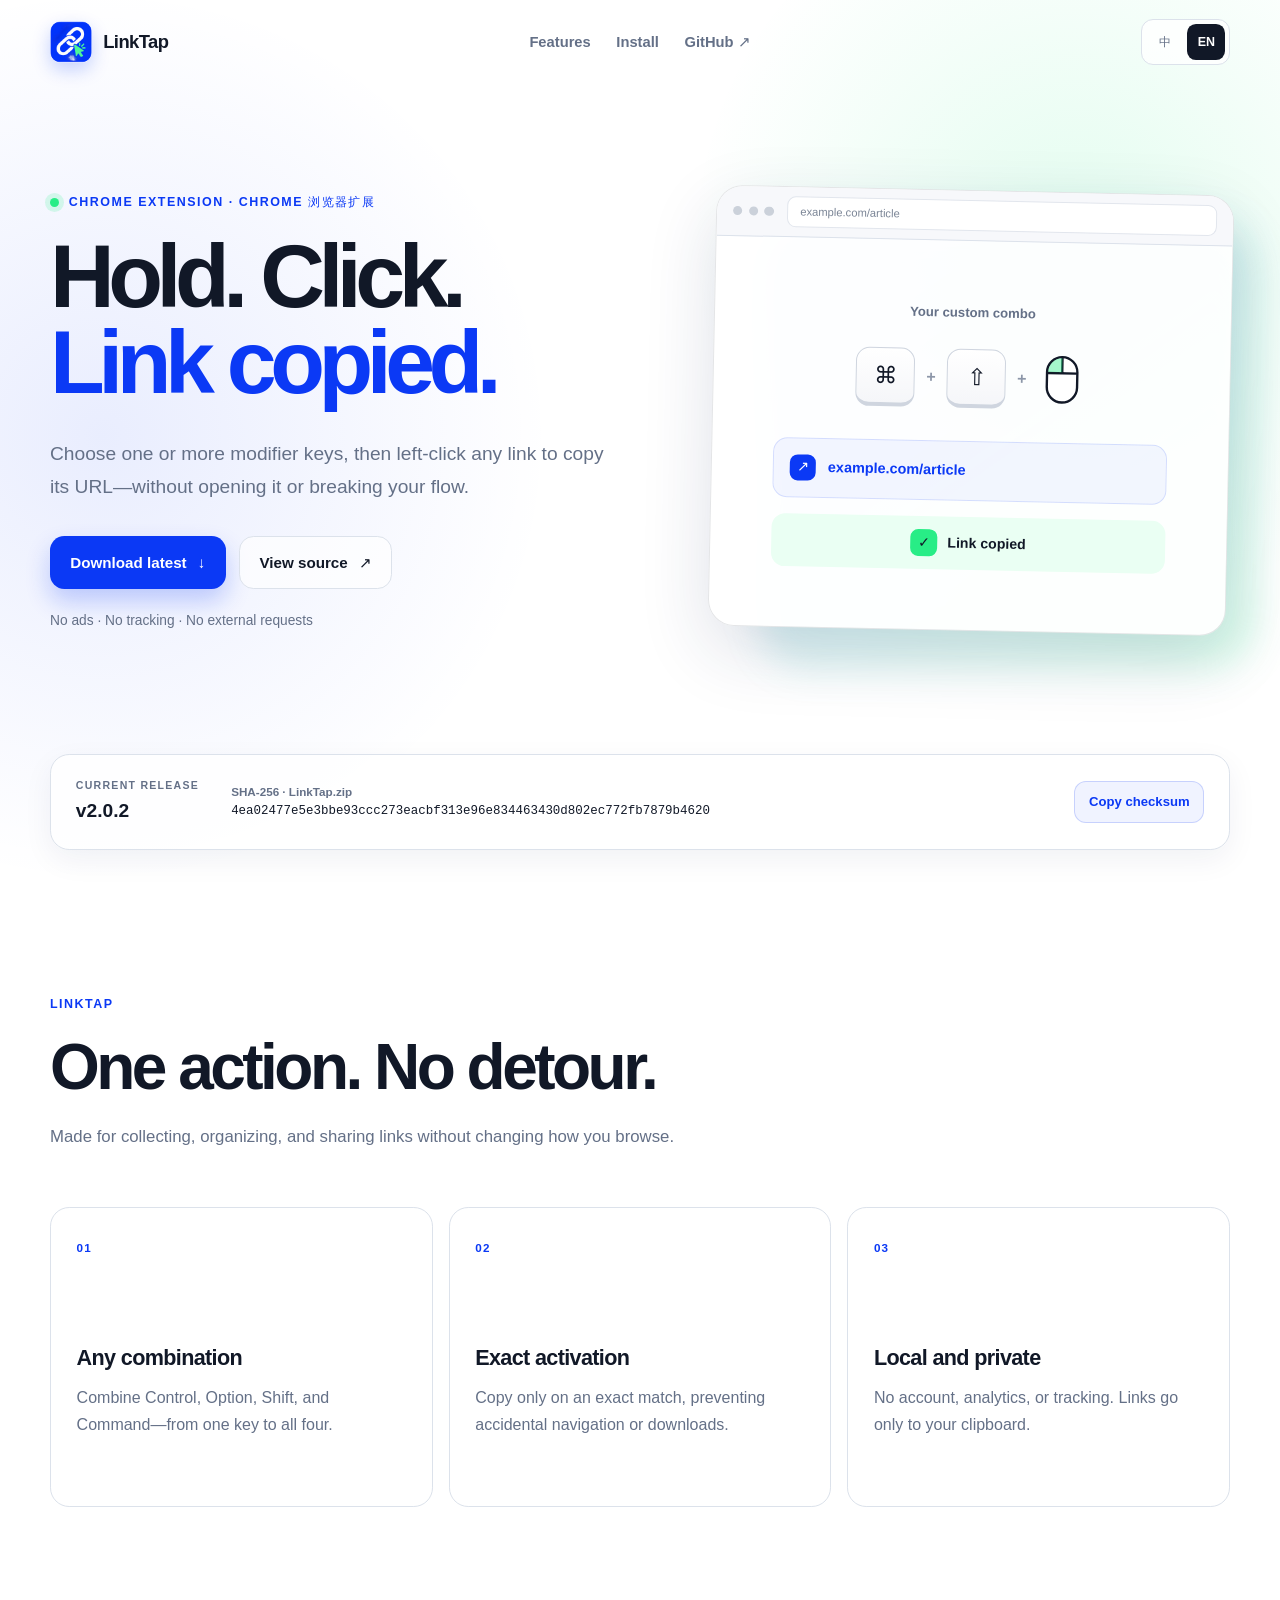
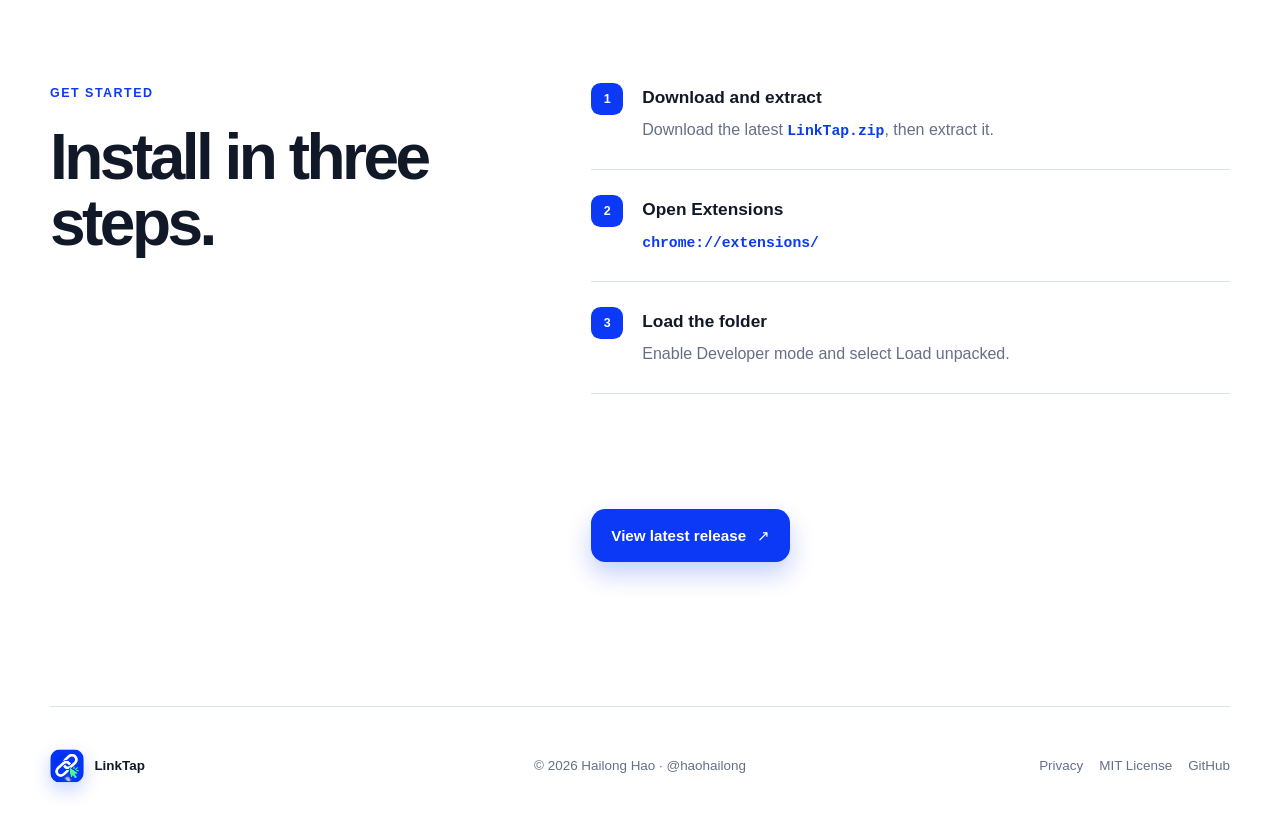
<file: docs/index.html>
<!doctype html>
<html lang="en">
  <head>
    <meta charset="utf-8">
    <meta name="viewport" content="width=device-width, initial-scale=1">
    <meta name="theme-color" content="#0b39f5">
    <meta name="description" content="LinkTap is a private Chrome extension that copies a link URL when you modifier-click it.">
    <title>LinkTap — Chrome Extension</title>
    <link rel="icon" href="assets/icon128.png">
    <link rel="stylesheet" href="styles.css">
    <script src="app.js" defer></script>
  </head>
  <body data-language="en">
    <a class="skip-link" href="#main">
      <span class="lang lang-zh">跳到主要内容</span>
      <span class="lang lang-en">Skip to content</span>
    </a>

    <header class="site-header">
      <a class="brand" href="#top" aria-label="LinkTap home">
        <img src="assets/icon128.png" width="42" height="42" alt="">
        <span>LinkTap</span>
      </a>

      <nav class="nav-links" aria-label="Primary navigation">
        <a href="#features">
          <span class="lang lang-zh">功能</span>
          <span class="lang lang-en">Features</span>
        </a>
        <a href="#install">
          <span class="lang lang-zh">安装</span>
          <span class="lang lang-en">Install</span>
        </a>
        <a href="https://github.com/haohailong/LinkTap">
          GitHub <span aria-hidden="true">↗</span>
        </a>
      </nav>

      <div class="language-switch" role="group" aria-label="Language">
        <button type="button" data-set-language="zh" aria-pressed="false">中</button>
        <button type="button" data-set-language="en" aria-pressed="true">EN</button>
      </div>
    </header>

    <main id="main">
      <section class="hero" id="top">
        <div class="hero-copy">
          <p class="eyebrow">
            <span class="status-dot" aria-hidden="true"></span>
            Chrome Extension · Chrome 浏览器扩展
          </p>

          <h1>
            <span class="lang lang-zh">按住。点击。<br><em>链接已复制。</em></span>
            <span class="lang lang-en">Hold. Click.<br><em>Link copied.</em></span>
          </h1>

          <p class="hero-description lang lang-zh">
            自定义一个或多个修饰键，左键点击任意链接即可复制 URL，不打开页面，也不打断当前工作。
          </p>
          <p class="hero-description lang lang-en">
            Choose one or more modifier keys, then left-click any link to copy its URL—without opening it or breaking your flow.
          </p>

          <div class="hero-actions">
            <a class="button button-primary" href="https://github.com/haohailong/LinkTap/releases/latest/download/LinkTap.zip">
              <span class="lang lang-zh">下载最新版</span>
              <span class="lang lang-en">Download latest</span>
              <span aria-hidden="true">↓</span>
            </a>
            <a class="button button-secondary" href="https://github.com/haohailong/LinkTap">
              <span class="lang lang-zh">查看源码</span>
              <span class="lang lang-en">View source</span>
              <span aria-hidden="true">↗</span>
            </a>
          </div>

          <p class="trust-line">
            <span class="lang lang-zh">无广告 · 无追踪 · 无外部网络请求</span>
            <span class="lang lang-en">No ads · No tracking · No external requests</span>
          </p>
        </div>

        <div class="demo-card" aria-label="LinkTap shortcut demonstration">
          <div class="demo-window">
            <div class="window-bar" aria-hidden="true">
              <span></span><span></span><span></span>
              <div class="address-bar">example.com/article</div>
            </div>
            <div class="demo-content">
              <div class="demo-label">
                <span class="lang lang-zh">你的自定义组合</span>
                <span class="lang lang-en">Your custom combo</span>
              </div>
              <div class="key-row" aria-label="Command Shift click">
                <kbd>⌘</kbd>
                <span>+</span>
                <kbd>⇧</kbd>
                <span>+</span>
                <span class="mouse">
                  <svg viewBox="0 0 34 46" aria-hidden="true">
                    <path d="M17 2C9.3 2 3 8.3 3 16v14c0 7.7 6.3 14 14 14s14-6.3 14-14V16C31 8.3 24.7 2 17 2Z"></path>
                    <path d="M17 3v13M4 17h26"></path>
                    <path class="mouse-click" d="M17 3v13H4c0-7.2 5.8-13 13-13Z"></path>
                  </svg>
                </span>
              </div>
              <div class="link-preview">
                <span class="link-icon" aria-hidden="true">↗</span>
                <span>example.com/article</span>
              </div>
              <div class="success-message">
                <span class="check" aria-hidden="true">✓</span>
                <span class="lang lang-zh">链接已复制</span>
                <span class="lang lang-en">Link copied</span>
              </div>
            </div>
          </div>
        </div>
      </section>

      <section class="release-strip" aria-labelledby="release-title">
        <div>
          <p class="section-kicker" id="release-title">
            <span class="lang lang-zh">当前版本</span>
            <span class="lang lang-en">Current release</span>
          </p>
          <strong id="release-version">v2.0.2</strong>
        </div>
        <div class="checksum">
          <span>SHA-256 · LinkTap.zip</span>
          <!-- release-sha256:start -->
          <code id="checksum-value">4ea02477e5e3bbe93ccc273eacbf313e96e834463430d802ec772fb7879b4620</code>
          <!-- release-sha256:end -->
        </div>
        <button class="copy-button" type="button" data-copy-checksum>
          <span class="lang lang-zh">复制校验值</span>
          <span class="lang lang-en">Copy checksum</span>
        </button>
        <p class="copy-status" role="status" aria-live="polite"></p>
      </section>

      <section class="section" id="features">
        <div class="section-heading">
          <p class="section-kicker">LinkTap</p>
          <h2 class="lang lang-zh">一个动作，省去绕路。</h2>
          <h2 class="lang lang-en">One action. No detour.</h2>
          <p class="lang lang-zh">为频繁收集、整理和分享链接而设计，简单到不需要改变习惯。</p>
          <p class="lang lang-en">Made for collecting, organizing, and sharing links without changing how you browse.</p>
        </div>

        <div class="feature-grid">
          <article>
            <span class="feature-number">01</span>
            <h3 class="lang lang-zh">任意组合</h3>
            <h3 class="lang lang-en">Any combination</h3>
            <p class="lang lang-zh">自由组合 Control、Option、Shift 和 Command，单键或四键都可以。</p>
            <p class="lang lang-en">Combine Control, Option, Shift, and Command—from one key to all four.</p>
          </article>
          <article>
            <span class="feature-number">02</span>
            <h3 class="lang lang-zh">精确触发</h3>
            <h3 class="lang lang-en">Exact activation</h3>
            <p class="lang lang-zh">只在组合完全匹配时复制，避免误触、跳转或意外下载。</p>
            <p class="lang lang-en">Copy only on an exact match, preventing accidental navigation or downloads.</p>
          </article>
          <article>
            <span class="feature-number">03</span>
            <h3 class="lang lang-zh">本地且私密</h3>
            <h3 class="lang lang-en">Local and private</h3>
            <p class="lang lang-zh">没有账号、分析或追踪；链接只会写入你自己的剪贴板。</p>
            <p class="lang lang-en">No account, analytics, or tracking. Links go only to your clipboard.</p>
          </article>
        </div>
      </section>

      <section class="section install-section" id="install">
        <div class="section-heading">
          <p class="section-kicker">
            <span class="lang lang-zh">开始使用</span>
            <span class="lang lang-en">Get started</span>
          </p>
          <h2 class="lang lang-zh">三步安装。</h2>
          <h2 class="lang lang-en">Install in three steps.</h2>
        </div>

        <ol class="install-steps">
          <li>
            <span class="step-number">1</span>
            <div>
              <h3 class="lang lang-zh">下载并解压</h3>
              <h3 class="lang lang-en">Download and extract</h3>
              <p class="lang lang-zh">下载最新的 <code>LinkTap.zip</code>，然后将它解压。</p>
              <p class="lang lang-en">Download the latest <code>LinkTap.zip</code>, then extract it.</p>
            </div>
          </li>
          <li>
            <span class="step-number">2</span>
            <div>
              <h3 class="lang lang-zh">打开扩展程序页面</h3>
              <h3 class="lang lang-en">Open Extensions</h3>
              <p><code>chrome://extensions/</code></p>
            </div>
          </li>
          <li>
            <span class="step-number">3</span>
            <div>
              <h3 class="lang lang-zh">加载文件夹</h3>
              <h3 class="lang lang-en">Load the folder</h3>
              <p class="lang lang-zh">开启“开发者模式”，点击“加载已解压的扩展程序”。</p>
              <p class="lang lang-en">Enable Developer mode and select Load unpacked.</p>
            </div>
          </li>
        </ol>

        <a class="button button-primary install-button" href="https://github.com/haohailong/LinkTap/releases/latest">
          <span class="lang lang-zh">查看最新 Release</span>
          <span class="lang lang-en">View latest release</span>
          <span aria-hidden="true">↗</span>
        </a>
      </section>
    </main>

    <footer>
      <div class="footer-brand">
        <img src="assets/icon128.png" width="34" height="34" alt="">
        <strong>LinkTap</strong>
      </div>
      <p>© 2026 <a href="https://github.com/haohailong">Hailong Hao · @haohailong</a></p>
      <div class="footer-links">
        <a href="https://github.com/haohailong/LinkTap/blob/main/PRIVACY.md">
          <span class="lang lang-zh">隐私</span><span class="lang lang-en">Privacy</span>
        </a>
        <a href="https://github.com/haohailong/LinkTap/blob/main/LICENSE">MIT License</a>
        <a href="https://github.com/haohailong/LinkTap">GitHub</a>
      </div>
    </footer>
  </body>
</html>
</file>
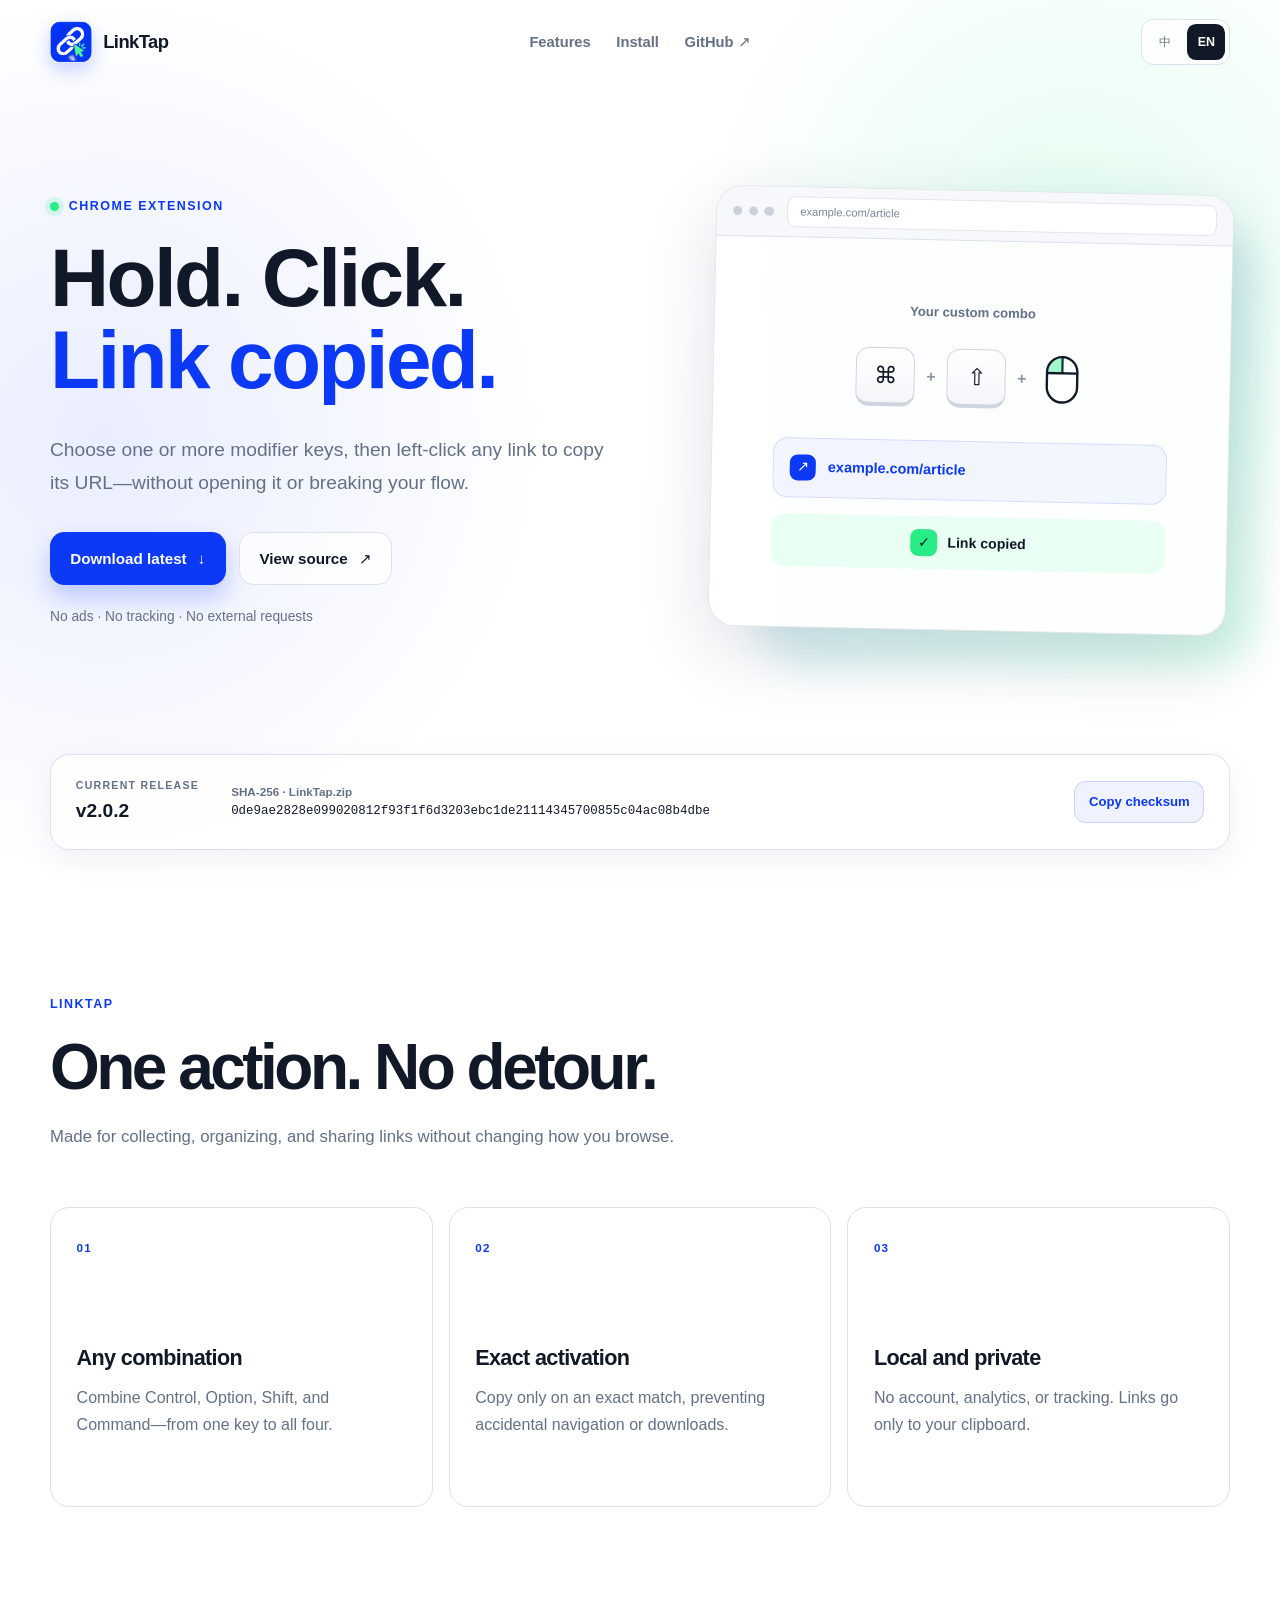
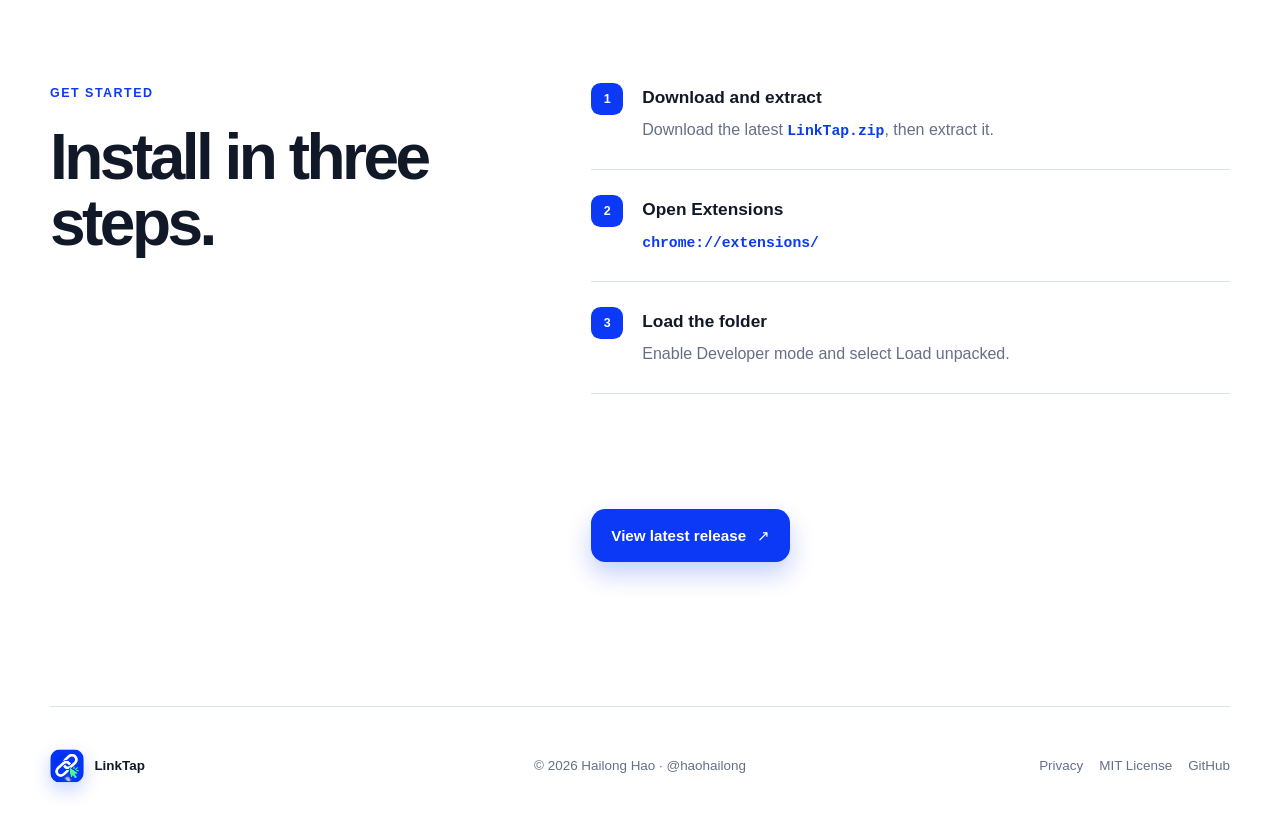
<file: out/index.html>
<!doctype html>
<html lang="en">
  <head>
    <meta charset="utf-8">
    <meta name="viewport" content="width=device-width, initial-scale=1">
    <meta name="theme-color" content="#0b39f5">
    <meta name="description" content="LinkTap is a private Chrome extension that copies a link URL when you modifier-click it.">
    <title>LinkTap — Chrome Extension</title>
    <link rel="icon" href="assets/icon128.png">
    <link rel="stylesheet" href="styles.css?v=3">
    <script src="app.js" defer></script>
  </head>
  <body data-language="en">
    <a class="skip-link" href="#main">
      <span class="lang lang-zh">跳到主要内容</span>
      <span class="lang lang-en">Skip to content</span>
    </a>

    <header class="site-header">
      <a class="brand" href="#top" aria-label="LinkTap home">
        <img src="assets/icon128.png" width="42" height="42" alt="">
        <span>LinkTap</span>
      </a>

      <nav class="nav-links" aria-label="Primary navigation">
        <a href="#features">
          <span class="lang lang-zh">功能</span>
          <span class="lang lang-en">Features</span>
        </a>
        <a href="#install">
          <span class="lang lang-zh">安装</span>
          <span class="lang lang-en">Install</span>
        </a>
        <a href="https://github.com/haohailong/LinkTap">
          GitHub <span aria-hidden="true">↗</span>
        </a>
      </nav>

      <div class="language-switch" role="group" aria-label="Language">
        <button type="button" data-set-language="zh" aria-pressed="false">中</button>
        <button type="button" data-set-language="en" aria-pressed="true">EN</button>
      </div>
    </header>

    <main id="main">
      <section class="hero" id="top">
        <div class="hero-copy">
          <p class="eyebrow">
            <span class="status-dot" aria-hidden="true"></span>
            Chrome Extension
          </p>

          <h1>
            <span class="lang lang-zh hero-title hero-title-zh">
              <span class="title-line">按住，点击，</span>
              <em class="title-line">链接已复制。</em>
            </span>
            <span class="lang lang-en hero-title hero-title-en">
              <span class="title-line">Hold. Click.</span>
              <em class="title-line">Link copied.</em>
            </span>
          </h1>

          <p class="hero-description lang lang-zh">
            自定义一个或多个修饰键，左键点击任意链接即可复制 URL，不打开页面，也不打断当前工作。
          </p>
          <p class="hero-description lang lang-en">
            Choose one or more modifier keys, then left-click any link to copy its URL—without opening it or breaking your flow.
          </p>

          <div class="hero-actions">
            <a class="button button-primary" href="https://github.com/haohailong/LinkTap/releases/latest/download/LinkTap.zip">
              <span class="lang lang-zh">下载最新版</span>
              <span class="lang lang-en">Download latest</span>
              <span aria-hidden="true">↓</span>
            </a>
            <a class="button button-secondary" href="https://github.com/haohailong/LinkTap">
              <span class="lang lang-zh">查看源码</span>
              <span class="lang lang-en">View source</span>
              <span aria-hidden="true">↗</span>
            </a>
          </div>

          <p class="trust-line">
            <span class="lang lang-zh">无广告 · 无追踪 · 无外部网络请求</span>
            <span class="lang lang-en">No ads · No tracking · No external requests</span>
          </p>
        </div>

        <div class="demo-card" aria-label="LinkTap shortcut demonstration">
          <div class="demo-window">
            <div class="window-bar" aria-hidden="true">
              <span></span><span></span><span></span>
              <div class="address-bar">example.com/article</div>
            </div>
            <div class="demo-content">
              <div class="demo-label">
                <span class="lang lang-zh">你的自定义组合</span>
                <span class="lang lang-en">Your custom combo</span>
              </div>
              <div class="key-row" aria-label="Command Shift click">
                <kbd>⌘</kbd>
                <span>+</span>
                <kbd>⇧</kbd>
                <span>+</span>
                <span class="mouse">
                  <svg viewBox="0 0 34 46" aria-hidden="true">
                    <path d="M17 2C9.3 2 3 8.3 3 16v14c0 7.7 6.3 14 14 14s14-6.3 14-14V16C31 8.3 24.7 2 17 2Z"></path>
                    <path d="M17 3v13M4 17h26"></path>
                    <path class="mouse-click" d="M17 3v13H4c0-7.2 5.8-13 13-13Z"></path>
                  </svg>
                </span>
              </div>
              <div class="link-preview">
                <span class="link-icon" aria-hidden="true">↗</span>
                <span>example.com/article</span>
              </div>
              <div class="success-message">
                <span class="check" aria-hidden="true">✓</span>
                <span class="lang lang-zh">链接已复制</span>
                <span class="lang lang-en">Link copied</span>
              </div>
            </div>
          </div>
        </div>
      </section>

      <section class="release-strip" aria-labelledby="release-title">
        <div>
          <p class="section-kicker" id="release-title">
            <span class="lang lang-zh">当前版本</span>
            <span class="lang lang-en">Current release</span>
          </p>
          <strong id="release-version">v2.0.2</strong>
        </div>
        <div class="checksum">
          <span>SHA-256 · LinkTap.zip</span>
          <!-- release-sha256:start -->
          <code id="checksum-value">0de9ae2828e099020812f93f1f6d3203ebc1de21114345700855c04ac08b4dbe</code>
          <!-- release-sha256:end -->
        </div>
        <button class="copy-button" type="button" data-copy-checksum>
          <span class="lang lang-zh">复制校验值</span>
          <span class="lang lang-en">Copy checksum</span>
        </button>
        <p class="copy-status" role="status" aria-live="polite"></p>
      </section>

      <section class="section" id="features">
        <div class="section-heading">
          <p class="section-kicker">LinkTap</p>
          <h2 class="lang lang-zh">一个动作，省去绕路。</h2>
          <h2 class="lang lang-en">One action. No detour.</h2>
          <p class="lang lang-zh">为频繁收集、整理和分享链接而设计，简单到不需要改变习惯。</p>
          <p class="lang lang-en">Made for collecting, organizing, and sharing links without changing how you browse.</p>
        </div>

        <div class="feature-grid">
          <article>
            <span class="feature-number">01</span>
            <h3 class="lang lang-zh">任意组合</h3>
            <h3 class="lang lang-en">Any combination</h3>
            <p class="lang lang-zh">自由组合 Control、Option、Shift 和 Command，单键或四键都可以。</p>
            <p class="lang lang-en">Combine Control, Option, Shift, and Command—from one key to all four.</p>
          </article>
          <article>
            <span class="feature-number">02</span>
            <h3 class="lang lang-zh">精确触发</h3>
            <h3 class="lang lang-en">Exact activation</h3>
            <p class="lang lang-zh">只在组合完全匹配时复制，避免误触、跳转或意外下载。</p>
            <p class="lang lang-en">Copy only on an exact match, preventing accidental navigation or downloads.</p>
          </article>
          <article>
            <span class="feature-number">03</span>
            <h3 class="lang lang-zh">本地且私密</h3>
            <h3 class="lang lang-en">Local and private</h3>
            <p class="lang lang-zh">没有账号、分析或追踪；链接只会写入你自己的剪贴板。</p>
            <p class="lang lang-en">No account, analytics, or tracking. Links go only to your clipboard.</p>
          </article>
        </div>
      </section>

      <section class="section install-section" id="install">
        <div class="section-heading">
          <p class="section-kicker">
            <span class="lang lang-zh">开始使用</span>
            <span class="lang lang-en">Get started</span>
          </p>
          <h2 class="lang lang-zh">三步安装。</h2>
          <h2 class="lang lang-en">Install in three steps.</h2>
        </div>

        <ol class="install-steps">
          <li>
            <span class="step-number">1</span>
            <div>
              <h3 class="lang lang-zh">下载并解压</h3>
              <h3 class="lang lang-en">Download and extract</h3>
              <p class="lang lang-zh">下载最新的 <code>LinkTap.zip</code>，然后将它解压。</p>
              <p class="lang lang-en">Download the latest <code>LinkTap.zip</code>, then extract it.</p>
            </div>
          </li>
          <li>
            <span class="step-number">2</span>
            <div>
              <h3 class="lang lang-zh">打开扩展程序页面</h3>
              <h3 class="lang lang-en">Open Extensions</h3>
              <p><code>chrome://extensions/</code></p>
            </div>
          </li>
          <li>
            <span class="step-number">3</span>
            <div>
              <h3 class="lang lang-zh">加载文件夹</h3>
              <h3 class="lang lang-en">Load the folder</h3>
              <p class="lang lang-zh">开启“开发者模式”，点击“加载已解压的扩展程序”。</p>
              <p class="lang lang-en">Enable Developer mode and select Load unpacked.</p>
            </div>
          </li>
        </ol>

        <a class="button button-primary install-button" href="https://github.com/haohailong/LinkTap/releases/latest">
          <span class="lang lang-zh">查看最新 Release</span>
          <span class="lang lang-en">View latest release</span>
          <span aria-hidden="true">↗</span>
        </a>
      </section>
    </main>

    <footer>
      <div class="footer-brand">
        <img src="assets/icon128.png" width="34" height="34" alt="">
        <strong>LinkTap</strong>
      </div>
      <p>© 2026 <a href="https://github.com/haohailong">Hailong Hao · @haohailong</a></p>
      <div class="footer-links">
        <a href="https://github.com/haohailong/LinkTap/blob/main/PRIVACY.md">
          <span class="lang lang-zh">隐私</span><span class="lang lang-en">Privacy</span>
        </a>
        <a href="https://github.com/haohailong/LinkTap/blob/main/LICENSE">MIT License</a>
        <a href="https://github.com/haohailong/LinkTap">GitHub</a>
      </div>
    </footer>
  </body>
</html>
</file>
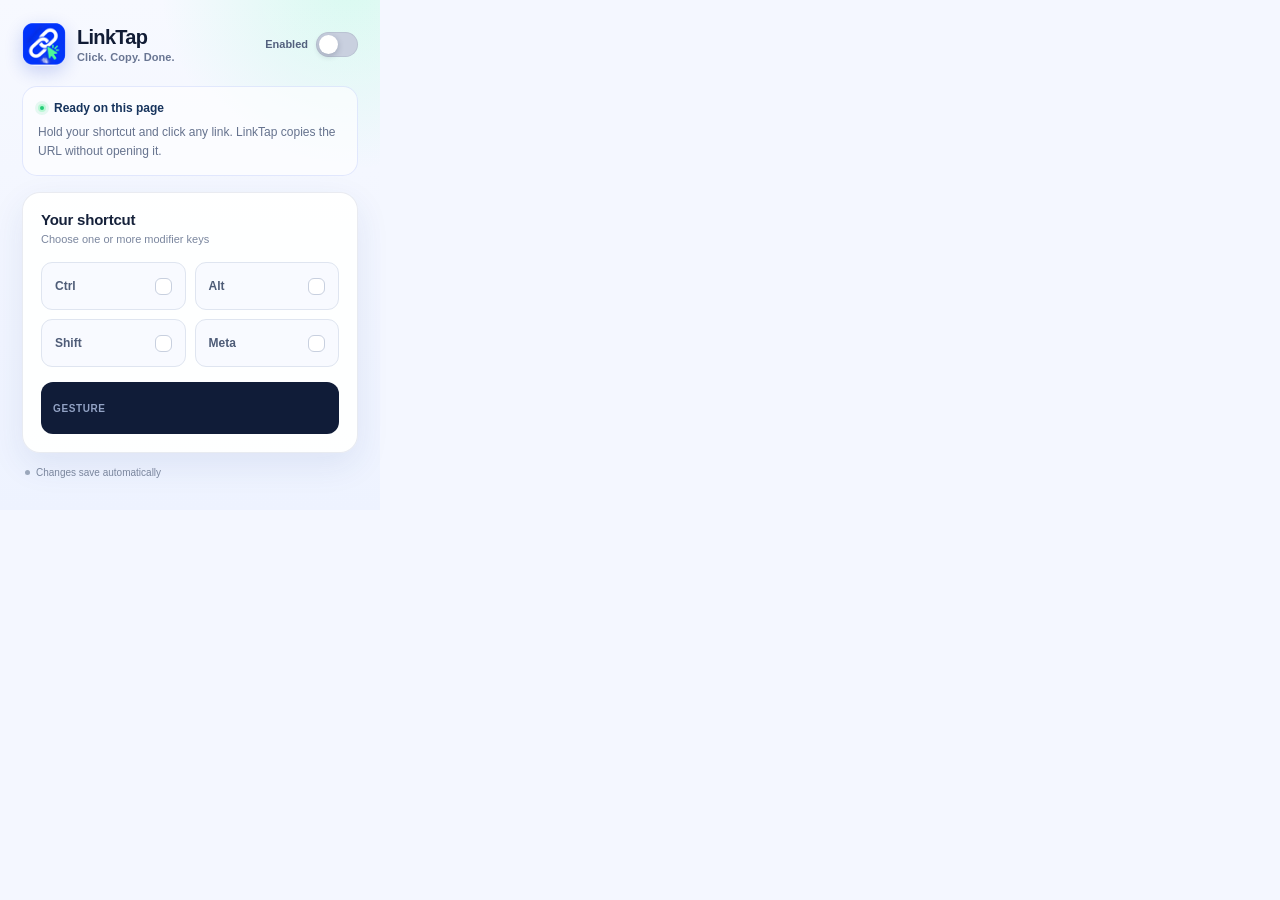
<file: popup.html>
<!doctype html>
<html lang="en">
  <head>
    <meta charset="UTF-8" />
    <meta name="viewport" content="width=device-width, initial-scale=1.0" />
    <title>LinkTap</title>
    <link rel="stylesheet" href="popup.css" />
  </head>
  <body>
    <main class="panel">
      <header class="topbar">
        <div class="brand">
          <img src="assets/icons/icon48.png" width="44" height="44" alt="" />
          <div class="brand-copy">
            <h1>LinkTap</h1>
            <p data-i18n="tagline">Click. Copy. Done.</p>
          </div>
        </div>

        <label class="enable-control">
          <span data-i18n="enabledLabel">Enabled</span>
          <span class="switch">
            <input id="enabled" type="checkbox" data-i18n-aria="enabledLabel" />
            <span class="slider"></span>
          </span>
        </label>
      </header>

      <section class="intro" aria-live="polite">
        <div class="state-line">
          <span id="status-dot" class="status-dot"></span>
          <strong id="state-text" data-i18n="activeStatus">Ready on this page</strong>
        </div>
        <p data-i18n="instruction">
          Hold your shortcut and click any link. LinkTap copies the URL without opening it.
        </p>
      </section>

      <section class="shortcut-card">
        <div class="section-heading">
          <div>
            <h2 data-i18n="shortcutTitle">Your shortcut</h2>
            <p data-i18n="shortcutHint">Choose one or more modifier keys</p>
          </div>
        </div>

        <fieldset id="modifier-fieldset">
          <legend class="sr-only" data-i18n="shortcutTitle">Your shortcut</legend>
          <div class="modifier-grid">
            <label class="modifier">
              <input type="checkbox" name="modifier" value="ctrl" />
              <span class="key-card"><span id="ctrl-label">Ctrl</span><i></i></span>
            </label>
            <label class="modifier">
              <input type="checkbox" name="modifier" value="alt" />
              <span class="key-card"><span id="alt-label">Alt</span><i></i></span>
            </label>
            <label class="modifier">
              <input type="checkbox" name="modifier" value="shift" />
              <span class="key-card"><span id="shift-label">Shift</span><i></i></span>
            </label>
            <label class="modifier">
              <input type="checkbox" name="modifier" value="meta" />
              <span class="key-card"><span id="meta-label">Meta</span><i></i></span>
            </label>
          </div>
        </fieldset>

        <div class="gesture-preview">
          <span class="gesture-label" data-i18n="gestureLabel">Gesture</span>
          <div id="shortcut" class="gesture-keys" aria-live="polite"></div>
        </div>
      </section>

      <footer>
        <span class="autosave"><i></i><span data-i18n="autoSave">Changes save automatically</span></span>
        <span id="status" class="save-status" role="status"></span>
      </footer>
    </main>
    <script src="popup.js"></script>
  </body>
</html>
</file>
<file: docs/styles.css>
:root {
  color-scheme: light;
  --ink: #111827;
  --muted: #647087;
  --line: #dce2eb;
  --surface: #ffffff;
  --soft: #f5f7fb;
  --blue: #0b39f5;
  --blue-dark: #0827b8;
  --green: #28ed86;
  --shadow: 0 24px 70px rgba(28, 46, 92, 0.14);
  font-family: Inter, ui-sans-serif, -apple-system, BlinkMacSystemFont, "Segoe UI", sans-serif;
  font-synthesis: none;
}

* {
  box-sizing: border-box;
}

html {
  scroll-behavior: smooth;
}

body {
  margin: 0;
  color: var(--ink);
  background:
    radial-gradient(circle at 84% 10%, rgba(40, 237, 134, 0.13), transparent 24rem),
    radial-gradient(circle at 8% 18%, rgba(11, 57, 245, 0.09), transparent 28rem),
    var(--surface);
  font-size: 16px;
  line-height: 1.65;
}

a {
  color: inherit;
  text-decoration: none;
}

button,
a {
  -webkit-tap-highlight-color: transparent;
}

button:focus-visible,
a:focus-visible {
  outline: 3px solid rgba(11, 57, 245, 0.28);
  outline-offset: 3px;
}

.lang {
  display: none;
}

body[data-language="zh"] .lang-zh,
body[data-language="en"] .lang-en {
  display: revert;
}

.skip-link {
  position: fixed;
  z-index: 100;
  top: 0.75rem;
  left: 0.75rem;
  padding: 0.7rem 1rem;
  color: #fff;
  background: var(--blue);
  border-radius: 0.75rem;
  transform: translateY(-180%);
}

.skip-link:focus {
  transform: translateY(0);
}

.site-header,
.hero,
.section,
.release-strip,
footer {
  width: min(1180px, calc(100% - 3rem));
  margin-inline: auto;
}

.site-header {
  min-height: 84px;
  display: grid;
  grid-template-columns: 1fr auto 1fr;
  align-items: center;
  gap: 2rem;
}

.brand {
  justify-self: start;
  display: inline-flex;
  align-items: center;
  gap: 0.7rem;
  font-size: 1.15rem;
  font-weight: 800;
  letter-spacing: -0.03em;
}

.brand img,
.footer-brand img {
  border-radius: 0.7rem;
  box-shadow: 0 7px 18px rgba(11, 57, 245, 0.22);
}

.nav-links {
  display: flex;
  gap: 1.6rem;
  align-items: center;
  font-size: 0.92rem;
  font-weight: 650;
}

.nav-links a,
.footer-links a {
  color: var(--muted);
  transition: color 160ms ease;
}

.nav-links a:hover,
.footer-links a:hover {
  color: var(--blue);
}

.language-switch {
  justify-self: end;
  display: inline-flex;
  gap: 0.2rem;
  padding: 0.22rem;
  border: 1px solid var(--line);
  border-radius: 0.75rem;
  background: rgba(255, 255, 255, 0.82);
}

.language-switch button {
  min-width: 2.4rem;
  min-height: 2.25rem;
  border: 0;
  border-radius: 0.56rem;
  color: var(--muted);
  background: transparent;
  font: inherit;
  font-size: 0.78rem;
  font-weight: 800;
  cursor: pointer;
}

.language-switch button[aria-pressed="true"] {
  color: #fff;
  background: var(--ink);
}

.hero {
  min-height: 670px;
  display: grid;
  grid-template-columns: minmax(0, 1.05fr) minmax(360px, 0.95fr);
  align-items: center;
  gap: clamp(3rem, 7vw, 7rem);
  padding-block: 5.5rem 6.5rem;
}

.eyebrow,
.section-kicker {
  margin: 0 0 1.25rem;
  color: var(--blue);
  font-size: 0.78rem;
  font-weight: 850;
  letter-spacing: 0.12em;
  text-transform: uppercase;
}

.eyebrow {
  display: inline-flex;
  align-items: center;
  gap: 0.6rem;
}

.status-dot {
  width: 0.58rem;
  height: 0.58rem;
  border-radius: 50%;
  background: var(--green);
  box-shadow: 0 0 0 5px rgba(40, 237, 134, 0.17);
}

h1,
h2,
h3,
p {
  overflow-wrap: anywhere;
}

h1 {
  max-width: 720px;
  margin: 0;
  font-size: clamp(3.7rem, 7vw, 6.5rem);
  line-height: 0.96;
  letter-spacing: -0.072em;
}

h1 em {
  color: var(--blue);
  font-style: normal;
}

.hero-description {
  max-width: 630px;
  margin: 2rem 0 0;
  color: var(--muted);
  font-size: clamp(1.05rem, 2vw, 1.2rem);
  line-height: 1.75;
}

.hero-actions {
  display: flex;
  flex-wrap: wrap;
  gap: 0.85rem;
  margin-top: 2rem;
}

.button {
  min-height: 3.2rem;
  display: inline-flex;
  align-items: center;
  justify-content: center;
  gap: 0.7rem;
  padding: 0.8rem 1.2rem;
  border: 1px solid transparent;
  border-radius: 0.9rem;
  font-size: 0.95rem;
  font-weight: 780;
  transition: transform 160ms ease, box-shadow 160ms ease, background 160ms ease;
}

.button:hover {
  transform: translateY(-2px);
}

.button-primary {
  color: #fff;
  background: var(--blue);
  box-shadow: 0 12px 24px rgba(11, 57, 245, 0.24);
}

.button-primary:hover {
  background: var(--blue-dark);
  box-shadow: 0 16px 30px rgba(11, 57, 245, 0.3);
}

.button-secondary {
  border-color: var(--line);
  background: rgba(255, 255, 255, 0.7);
}

.trust-line {
  margin: 1.35rem 0 0;
  color: var(--muted);
  font-size: 0.86rem;
}

.demo-card {
  position: relative;
}

.demo-card::before {
  content: "";
  position: absolute;
  inset: 7% -5% -8% 9%;
  z-index: -1;
  border-radius: 3rem;
  background: linear-gradient(145deg, rgba(11, 57, 245, 0.13), rgba(40, 237, 134, 0.19));
  filter: blur(18px);
}

.demo-window {
  overflow: hidden;
  border: 1px solid rgba(17, 24, 39, 0.11);
  border-radius: 1.65rem;
  background: rgba(255, 255, 255, 0.94);
  box-shadow: var(--shadow);
  transform: rotate(1.2deg);
}

.window-bar {
  height: 3.15rem;
  display: flex;
  align-items: center;
  gap: 0.4rem;
  padding: 0 1rem;
  border-bottom: 1px solid var(--line);
  background: #f7f8fb;
}

.window-bar > span {
  width: 0.58rem;
  height: 0.58rem;
  border-radius: 50%;
  background: #cbd1da;
}

.address-bar {
  min-width: 0;
  flex: 1;
  margin-left: 0.45rem;
  padding: 0.34rem 0.75rem;
  overflow: hidden;
  color: #7a8495;
  border: 1px solid #e2e6ed;
  border-radius: 0.55rem;
  background: #fff;
  font-size: 0.7rem;
  text-overflow: ellipsis;
  white-space: nowrap;
}

.demo-content {
  padding: clamp(2rem, 5vw, 3.8rem);
}

.demo-label {
  color: var(--muted);
  font-size: 0.82rem;
  font-weight: 720;
  text-align: center;
}

.key-row {
  display: flex;
  align-items: center;
  justify-content: center;
  gap: 0.7rem;
  margin: 1.5rem 0 2rem;
  color: #8c96a8;
  font-weight: 700;
}

kbd {
  min-width: 3.7rem;
  min-height: 3.7rem;
  display: grid;
  place-items: center;
  border: 1px solid #cfd5df;
  border-bottom-width: 4px;
  border-radius: 0.85rem;
  color: var(--ink);
  background: linear-gradient(#fff, #f5f6f9);
  font-family: inherit;
  font-size: 1.45rem;
  font-weight: 750;
}

.mouse {
  width: 3.1rem;
  height: 3.8rem;
  display: grid;
  place-items: center;
}

.mouse svg {
  width: 2.3rem;
  fill: #fff;
  stroke: var(--ink);
  stroke-linecap: round;
  stroke-linejoin: round;
  stroke-width: 2.2;
}

.mouse .mouse-click {
  fill: rgba(40, 237, 134, 0.42);
  stroke: none;
}

.link-preview {
  display: flex;
  align-items: center;
  gap: 0.75rem;
  padding: 1rem;
  color: var(--blue);
  border: 1px solid rgba(11, 57, 245, 0.13);
  border-radius: 0.9rem;
  background: rgba(11, 57, 245, 0.045);
  font-size: 0.9rem;
  font-weight: 680;
}

.link-icon,
.check {
  width: 1.65rem;
  height: 1.65rem;
  display: inline-grid;
  flex: 0 0 auto;
  place-items: center;
  border-radius: 0.5rem;
}

.link-icon {
  color: #fff;
  background: var(--blue);
}

.success-message {
  display: flex;
  align-items: center;
  justify-content: center;
  gap: 0.65rem;
  margin-top: 1rem;
  padding: 0.82rem;
  border-radius: 0.85rem;
  background: #eafff3;
  font-size: 0.88rem;
  font-weight: 760;
}

.check {
  background: var(--green);
}

.release-strip {
  position: relative;
  display: grid;
  grid-template-columns: auto minmax(0, 1fr) auto;
  align-items: center;
  gap: 2rem;
  padding: 1.4rem 1.55rem;
  border: 1px solid var(--line);
  border-radius: 1.2rem;
  background: rgba(255, 255, 255, 0.8);
  box-shadow: 0 10px 30px rgba(21, 38, 82, 0.06);
}

.release-strip .section-kicker {
  margin: 0;
  color: var(--muted);
  font-size: 0.66rem;
}

.release-strip strong {
  font-size: 1.2rem;
}

.checksum {
  min-width: 0;
}

.checksum > span {
  display: block;
  color: var(--muted);
  font-size: 0.73rem;
  font-weight: 720;
}

.checksum code {
  display: block;
  overflow: hidden;
  font-size: 0.78rem;
  text-overflow: ellipsis;
  white-space: nowrap;
}

.copy-button {
  min-height: 2.6rem;
  padding: 0.58rem 0.85rem;
  color: var(--blue);
  border: 1px solid rgba(11, 57, 245, 0.18);
  border-radius: 0.75rem;
  background: rgba(11, 57, 245, 0.06);
  font: inherit;
  font-size: 0.82rem;
  font-weight: 760;
  cursor: pointer;
}

.copy-button:hover {
  background: rgba(11, 57, 245, 0.1);
}

.copy-status {
  position: absolute;
  right: 1.55rem;
  bottom: -2rem;
  margin: 0;
  color: var(--muted);
  font-size: 0.78rem;
}

.section {
  padding-block: 9rem 2rem;
}

.section-heading {
  max-width: 690px;
}

.section-heading h2 {
  margin: 0;
  font-size: clamp(2.4rem, 5vw, 4.25rem);
  line-height: 1.04;
  letter-spacing: -0.055em;
}

.section-heading > p:last-child {
  margin: 1.4rem 0 0;
  color: var(--muted);
  font-size: 1.05rem;
}

.feature-grid {
  display: grid;
  grid-template-columns: repeat(3, 1fr);
  gap: 1rem;
  margin-top: 3.5rem;
}

.feature-grid article {
  min-height: 300px;
  padding: 1.6rem;
  border: 1px solid var(--line);
  border-radius: 1.2rem;
  background: rgba(255, 255, 255, 0.74);
}

.feature-number {
  color: var(--blue);
  font-size: 0.73rem;
  font-weight: 850;
  letter-spacing: 0.1em;
}

.feature-grid h3 {
  margin: 5rem 0 0.6rem;
  font-size: 1.35rem;
  letter-spacing: -0.03em;
}

.feature-grid p {
  margin: 0;
  color: var(--muted);
}

.install-section {
  display: grid;
  grid-template-columns: minmax(240px, 0.8fr) minmax(420px, 1.2fr);
  gap: clamp(3rem, 9vw, 8rem);
  align-items: start;
  padding-bottom: 9rem;
}

.install-steps {
  margin: 0;
  padding: 0;
  list-style: none;
}

.install-steps li {
  display: grid;
  grid-template-columns: auto 1fr;
  gap: 1.2rem;
  padding: 1.6rem 0;
  border-bottom: 1px solid var(--line);
}

.install-steps li:first-child {
  padding-top: 0;
}

.step-number {
  width: 2rem;
  height: 2rem;
  display: grid;
  place-items: center;
  color: #fff;
  border-radius: 0.6rem;
  background: var(--blue);
  font-size: 0.78rem;
  font-weight: 800;
}

.install-steps h3 {
  margin: 0;
  font-size: 1.08rem;
}

.install-steps p {
  margin: 0.32rem 0 0;
  color: var(--muted);
}

.install-steps code {
  color: var(--blue);
  font-size: 0.92rem;
  font-weight: 680;
}

.install-button {
  grid-column: 2;
  justify-self: start;
}

footer {
  min-height: 120px;
  display: grid;
  grid-template-columns: 1fr auto 1fr;
  align-items: center;
  gap: 2rem;
  border-top: 1px solid var(--line);
  color: var(--muted);
  font-size: 0.84rem;
}

.footer-brand {
  display: flex;
  align-items: center;
  gap: 0.65rem;
  color: var(--ink);
}

footer > p {
  text-align: center;
}

.footer-links {
  justify-self: end;
  display: flex;
  gap: 1rem;
}

@media (max-width: 900px) {
  .site-header {
    grid-template-columns: 1fr auto;
  }

  .nav-links {
    display: none;
  }

  .hero {
    grid-template-columns: 1fr;
    min-height: 0;
    padding-top: 4rem;
  }

  .demo-card {
    width: min(540px, 100%);
  }

  .feature-grid {
    grid-template-columns: 1fr;
  }

  .feature-grid article {
    min-height: 220px;
  }

  .feature-grid h3 {
    margin-top: 3.2rem;
  }

  .install-section {
    grid-template-columns: 1fr;
  }

  .install-button {
    grid-column: 1;
  }

  footer {
    grid-template-columns: 1fr;
    gap: 0.7rem;
    padding-block: 2rem;
    text-align: center;
  }

  .footer-brand,
  .footer-links {
    justify-self: center;
  }

  footer > p {
    margin: 0;
  }
}

@media (max-width: 640px) {
  .site-header,
  .hero,
  .section,
  .release-strip,
  footer {
    width: min(100% - 2rem, 1180px);
  }

  .site-header {
    min-height: 72px;
  }

  .hero {
    gap: 3.8rem;
    padding-block: 3.5rem 4.5rem;
  }

  h1 {
    font-size: clamp(3rem, 16vw, 4.5rem);
  }

  .hero-actions {
    display: grid;
  }

  .button {
    width: 100%;
  }

  .demo-content {
    padding: 2rem 1.2rem;
  }

  .key-row {
    gap: 0.4rem;
  }

  kbd {
    min-width: 3rem;
    min-height: 3.2rem;
  }

  .release-strip {
    grid-template-columns: 1fr auto;
    gap: 1rem;
  }

  .checksum {
    grid-column: 1 / -1;
    grid-row: 2;
  }

  .copy-button {
    grid-column: 2;
    grid-row: 1;
  }

  .section {
    padding-top: 6.5rem;
  }

  .install-section {
    padding-bottom: 6.5rem;
  }

  .footer-links {
    flex-wrap: wrap;
    justify-content: center;
  }
}

@media (prefers-reduced-motion: reduce) {
  html {
    scroll-behavior: auto;
  }

  *,
  *::before,
  *::after {
    scroll-behavior: auto !important;
    transition-duration: 0.01ms !important;
  }
}
</file>
<file: out/styles.css>
:root {
  color-scheme: light;
  --ink: #111827;
  --muted: #647087;
  --line: #dce2eb;
  --surface: #ffffff;
  --soft: #f5f7fb;
  --blue: #0b39f5;
  --blue-dark: #0827b8;
  --green: #28ed86;
  --shadow: 0 24px 70px rgba(28, 46, 92, 0.14);
  font-family: Inter, ui-sans-serif, -apple-system, BlinkMacSystemFont, "Segoe UI", sans-serif;
  font-synthesis: none;
}

* {
  box-sizing: border-box;
}

html {
  scroll-behavior: smooth;
}

body {
  margin: 0;
  color: var(--ink);
  background:
    radial-gradient(circle at 84% 10%, rgba(40, 237, 134, 0.13), transparent 24rem),
    radial-gradient(circle at 8% 18%, rgba(11, 57, 245, 0.09), transparent 28rem),
    var(--surface);
  font-size: 16px;
  line-height: 1.65;
}

a {
  color: inherit;
  text-decoration: none;
}

button,
a {
  -webkit-tap-highlight-color: transparent;
}

button:focus-visible,
a:focus-visible {
  outline: 3px solid rgba(11, 57, 245, 0.28);
  outline-offset: 3px;
}

.lang {
  display: none;
}

body[data-language="zh"] .lang-zh,
body[data-language="en"] .lang-en {
  display: revert;
}

body[data-language="zh"] .hero-title-zh,
body[data-language="en"] .hero-title-en {
  display: block;
}

.skip-link {
  position: fixed;
  z-index: 100;
  top: 0.75rem;
  left: 0.75rem;
  padding: 0.7rem 1rem;
  color: #fff;
  background: var(--blue);
  border-radius: 0.75rem;
  transform: translateY(-180%);
}

.skip-link:focus {
  transform: translateY(0);
}

.site-header,
.hero,
.section,
.release-strip,
footer {
  width: min(1180px, calc(100% - 3rem));
  margin-inline: auto;
}

.site-header {
  min-height: 84px;
  display: grid;
  grid-template-columns: 1fr auto 1fr;
  align-items: center;
  gap: 2rem;
}

.brand {
  justify-self: start;
  display: inline-flex;
  align-items: center;
  gap: 0.7rem;
  font-size: 1.15rem;
  font-weight: 800;
  letter-spacing: -0.03em;
}

.brand img,
.footer-brand img {
  border-radius: 0.7rem;
  box-shadow: 0 7px 18px rgba(11, 57, 245, 0.22);
}

.nav-links {
  display: flex;
  gap: 1.6rem;
  align-items: center;
  font-size: 0.92rem;
  font-weight: 650;
}

.nav-links a,
.footer-links a {
  color: var(--muted);
  transition: color 160ms ease;
}

.nav-links a:hover,
.footer-links a:hover {
  color: var(--blue);
}

.language-switch {
  justify-self: end;
  display: inline-flex;
  gap: 0.2rem;
  padding: 0.22rem;
  border: 1px solid var(--line);
  border-radius: 0.75rem;
  background: rgba(255, 255, 255, 0.82);
}

.language-switch button {
  min-width: 2.4rem;
  min-height: 2.25rem;
  border: 0;
  border-radius: 0.56rem;
  color: var(--muted);
  background: transparent;
  font: inherit;
  font-size: 0.78rem;
  font-weight: 800;
  cursor: pointer;
}

.language-switch button[aria-pressed="true"] {
  color: #fff;
  background: var(--ink);
}

.hero {
  min-height: 670px;
  display: grid;
  grid-template-columns: minmax(0, 1.05fr) minmax(360px, 0.95fr);
  align-items: center;
  gap: clamp(3rem, 7vw, 7rem);
  padding-block: 5.5rem 6.5rem;
}

.eyebrow,
.section-kicker {
  margin: 0 0 1.25rem;
  color: var(--blue);
  font-size: 0.78rem;
  font-weight: 850;
  letter-spacing: 0.12em;
  text-transform: uppercase;
}

.eyebrow {
  display: inline-flex;
  align-items: center;
  gap: 0.6rem;
}

.status-dot {
  width: 0.58rem;
  height: 0.58rem;
  border-radius: 50%;
  background: var(--green);
  box-shadow: 0 0 0 5px rgba(40, 237, 134, 0.17);
}

h1,
h2,
h3,
p {
  overflow-wrap: anywhere;
}

h1 {
  max-width: 720px;
  margin: 0;
  font-size: clamp(3.5rem, 6.4vw, 6rem);
  line-height: 1;
  letter-spacing: -0.042em;
}

h1 em {
  color: var(--blue);
  font-style: normal;
}

.title-line {
  display: block;
  white-space: nowrap;
}

.hero-title-zh {
  font-size: 0.8em;
  line-height: 1.08;
  letter-spacing: -0.035em;
}

.hero-title-en {
  letter-spacing: -0.032em;
}

.hero-description {
  max-width: 630px;
  margin: 2rem 0 0;
  color: var(--muted);
  font-size: clamp(1.05rem, 2vw, 1.2rem);
  line-height: 1.75;
}

.hero-actions {
  display: flex;
  flex-wrap: wrap;
  gap: 0.85rem;
  margin-top: 2rem;
}

.button {
  min-height: 3.2rem;
  display: inline-flex;
  align-items: center;
  justify-content: center;
  gap: 0.7rem;
  padding: 0.8rem 1.2rem;
  border: 1px solid transparent;
  border-radius: 0.9rem;
  font-size: 0.95rem;
  font-weight: 780;
  transition: transform 160ms ease, box-shadow 160ms ease, background 160ms ease;
}

.button:hover {
  transform: translateY(-2px);
}

.button-primary {
  color: #fff;
  background: var(--blue);
  box-shadow: 0 12px 24px rgba(11, 57, 245, 0.24);
}

.button-primary:hover {
  background: var(--blue-dark);
  box-shadow: 0 16px 30px rgba(11, 57, 245, 0.3);
}

.button-secondary {
  border-color: var(--line);
  background: rgba(255, 255, 255, 0.7);
}

.trust-line {
  margin: 1.35rem 0 0;
  color: var(--muted);
  font-size: 0.86rem;
}

.demo-card {
  position: relative;
}

.demo-card::before {
  content: "";
  position: absolute;
  inset: 7% -5% -8% 9%;
  z-index: -1;
  border-radius: 3rem;
  background: linear-gradient(145deg, rgba(11, 57, 245, 0.13), rgba(40, 237, 134, 0.19));
  filter: blur(18px);
}

.demo-window {
  overflow: hidden;
  border: 1px solid rgba(17, 24, 39, 0.11);
  border-radius: 1.65rem;
  background: rgba(255, 255, 255, 0.94);
  box-shadow: var(--shadow);
  transform: rotate(1.2deg);
}

.window-bar {
  height: 3.15rem;
  display: flex;
  align-items: center;
  gap: 0.4rem;
  padding: 0 1rem;
  border-bottom: 1px solid var(--line);
  background: #f7f8fb;
}

.window-bar > span {
  width: 0.58rem;
  height: 0.58rem;
  border-radius: 50%;
  background: #cbd1da;
}

.address-bar {
  min-width: 0;
  flex: 1;
  margin-left: 0.45rem;
  padding: 0.34rem 0.75rem;
  overflow: hidden;
  color: #7a8495;
  border: 1px solid #e2e6ed;
  border-radius: 0.55rem;
  background: #fff;
  font-size: 0.7rem;
  text-overflow: ellipsis;
  white-space: nowrap;
}

.demo-content {
  padding: clamp(2rem, 5vw, 3.8rem);
}

.demo-label {
  color: var(--muted);
  font-size: 0.82rem;
  font-weight: 720;
  text-align: center;
}

.key-row {
  display: flex;
  align-items: center;
  justify-content: center;
  gap: 0.7rem;
  margin: 1.5rem 0 2rem;
  color: #8c96a8;
  font-weight: 700;
}

kbd {
  min-width: 3.7rem;
  min-height: 3.7rem;
  display: grid;
  place-items: center;
  border: 1px solid #cfd5df;
  border-bottom-width: 4px;
  border-radius: 0.85rem;
  color: var(--ink);
  background: linear-gradient(#fff, #f5f6f9);
  font-family: inherit;
  font-size: 1.45rem;
  font-weight: 750;
}

.mouse {
  width: 3.1rem;
  height: 3.8rem;
  display: grid;
  place-items: center;
}

.mouse svg {
  width: 2.3rem;
  fill: #fff;
  stroke: var(--ink);
  stroke-linecap: round;
  stroke-linejoin: round;
  stroke-width: 2.2;
}

.mouse .mouse-click {
  fill: rgba(40, 237, 134, 0.42);
  stroke: none;
}

.link-preview {
  display: flex;
  align-items: center;
  gap: 0.75rem;
  padding: 1rem;
  color: var(--blue);
  border: 1px solid rgba(11, 57, 245, 0.13);
  border-radius: 0.9rem;
  background: rgba(11, 57, 245, 0.045);
  font-size: 0.9rem;
  font-weight: 680;
}

.link-icon,
.check {
  width: 1.65rem;
  height: 1.65rem;
  display: inline-grid;
  flex: 0 0 auto;
  place-items: center;
  border-radius: 0.5rem;
}

.link-icon {
  color: #fff;
  background: var(--blue);
}

.success-message {
  display: flex;
  align-items: center;
  justify-content: center;
  gap: 0.65rem;
  margin-top: 1rem;
  padding: 0.82rem;
  border-radius: 0.85rem;
  background: #eafff3;
  font-size: 0.88rem;
  font-weight: 760;
}

.check {
  background: var(--green);
}

.release-strip {
  position: relative;
  display: grid;
  grid-template-columns: auto minmax(0, 1fr) auto;
  align-items: center;
  gap: 2rem;
  padding: 1.4rem 1.55rem;
  border: 1px solid var(--line);
  border-radius: 1.2rem;
  background: rgba(255, 255, 255, 0.8);
  box-shadow: 0 10px 30px rgba(21, 38, 82, 0.06);
}

.release-strip .section-kicker {
  margin: 0;
  color: var(--muted);
  font-size: 0.66rem;
}

.release-strip strong {
  font-size: 1.2rem;
}

.checksum {
  min-width: 0;
}

.checksum > span {
  display: block;
  color: var(--muted);
  font-size: 0.73rem;
  font-weight: 720;
}

.checksum code {
  display: block;
  overflow: hidden;
  font-size: 0.78rem;
  text-overflow: ellipsis;
  white-space: nowrap;
}

.copy-button {
  min-height: 2.6rem;
  padding: 0.58rem 0.85rem;
  color: var(--blue);
  border: 1px solid rgba(11, 57, 245, 0.18);
  border-radius: 0.75rem;
  background: rgba(11, 57, 245, 0.06);
  font: inherit;
  font-size: 0.82rem;
  font-weight: 760;
  cursor: pointer;
}

.copy-button:hover {
  background: rgba(11, 57, 245, 0.1);
}

.copy-status {
  position: absolute;
  right: 1.55rem;
  bottom: -2rem;
  margin: 0;
  color: var(--muted);
  font-size: 0.78rem;
}

.section {
  padding-block: 9rem 2rem;
}

.section-heading {
  max-width: 690px;
}

.section-heading h2 {
  margin: 0;
  font-size: clamp(2.4rem, 5vw, 4.25rem);
  line-height: 1.04;
  letter-spacing: -0.055em;
}

.section-heading > p:last-child {
  margin: 1.4rem 0 0;
  color: var(--muted);
  font-size: 1.05rem;
}

.feature-grid {
  display: grid;
  grid-template-columns: repeat(3, 1fr);
  gap: 1rem;
  margin-top: 3.5rem;
}

.feature-grid article {
  min-height: 300px;
  padding: 1.6rem;
  border: 1px solid var(--line);
  border-radius: 1.2rem;
  background: rgba(255, 255, 255, 0.74);
}

.feature-number {
  color: var(--blue);
  font-size: 0.73rem;
  font-weight: 850;
  letter-spacing: 0.1em;
}

.feature-grid h3 {
  margin: 5rem 0 0.6rem;
  font-size: 1.35rem;
  letter-spacing: -0.03em;
}

.feature-grid p {
  margin: 0;
  color: var(--muted);
}

.install-section {
  display: grid;
  grid-template-columns: minmax(240px, 0.8fr) minmax(420px, 1.2fr);
  gap: clamp(3rem, 9vw, 8rem);
  align-items: start;
  padding-bottom: 9rem;
}

.install-steps {
  margin: 0;
  padding: 0;
  list-style: none;
}

.install-steps li {
  display: grid;
  grid-template-columns: auto 1fr;
  gap: 1.2rem;
  padding: 1.6rem 0;
  border-bottom: 1px solid var(--line);
}

.install-steps li:first-child {
  padding-top: 0;
}

.step-number {
  width: 2rem;
  height: 2rem;
  display: grid;
  place-items: center;
  color: #fff;
  border-radius: 0.6rem;
  background: var(--blue);
  font-size: 0.78rem;
  font-weight: 800;
}

.install-steps h3 {
  margin: 0;
  font-size: 1.08rem;
}

.install-steps p {
  margin: 0.32rem 0 0;
  color: var(--muted);
}

.install-steps code {
  color: var(--blue);
  font-size: 0.92rem;
  font-weight: 680;
}

.install-button {
  grid-column: 2;
  justify-self: start;
}

footer {
  min-height: 120px;
  display: grid;
  grid-template-columns: 1fr auto 1fr;
  align-items: center;
  gap: 2rem;
  border-top: 1px solid var(--line);
  color: var(--muted);
  font-size: 0.84rem;
}

.footer-brand {
  display: flex;
  align-items: center;
  gap: 0.65rem;
  color: var(--ink);
}

footer > p {
  text-align: center;
}

.footer-links {
  justify-self: end;
  display: flex;
  gap: 1rem;
}

@media (max-width: 900px) {
  .site-header {
    grid-template-columns: 1fr auto;
  }

  .nav-links {
    display: none;
  }

  .hero {
    grid-template-columns: 1fr;
    min-height: 0;
    padding-top: 4rem;
  }

  .demo-card {
    width: min(540px, 100%);
  }

  .feature-grid {
    grid-template-columns: 1fr;
  }

  .feature-grid article {
    min-height: 220px;
  }

  .feature-grid h3 {
    margin-top: 3.2rem;
  }

  .install-section {
    grid-template-columns: 1fr;
  }

  .install-button {
    grid-column: 1;
  }

  footer {
    grid-template-columns: 1fr;
    gap: 0.7rem;
    padding-block: 2rem;
    text-align: center;
  }

  .footer-brand,
  .footer-links {
    justify-self: center;
  }

  footer > p {
    margin: 0;
  }
}

@media (max-width: 640px) {
  .site-header,
  .hero,
  .section,
  .release-strip,
  footer {
    width: min(100% - 2rem, 1180px);
  }

  .site-header {
    min-height: 72px;
  }

  .hero {
    gap: 3.8rem;
    padding-block: 3.5rem 4.5rem;
  }

  h1 {
    font-size: clamp(2.85rem, 15vw, 4.25rem);
  }

  .hero-title-zh {
    font-size: 0.82em;
  }

  .hero-actions {
    display: grid;
  }

  .button {
    width: 100%;
  }

  .demo-content {
    padding: 2rem 1.2rem;
  }

  .key-row {
    gap: 0.4rem;
  }

  kbd {
    min-width: 3rem;
    min-height: 3.2rem;
  }

  .release-strip {
    grid-template-columns: 1fr auto;
    gap: 1rem;
  }

  .checksum {
    grid-column: 1 / -1;
    grid-row: 2;
  }

  .copy-button {
    grid-column: 2;
    grid-row: 1;
  }

  .section {
    padding-top: 6.5rem;
  }

  .install-section {
    padding-bottom: 6.5rem;
  }

  .footer-links {
    flex-wrap: wrap;
    justify-content: center;
  }
}

@media (prefers-reduced-motion: reduce) {
  html {
    scroll-behavior: auto;
  }

  *,
  *::before,
  *::after {
    scroll-behavior: auto !important;
    transition-duration: 0.01ms !important;
  }
}
</file>
<file: popup.css>
:root {
  color-scheme: light;
  font-family: Inter, ui-sans-serif, -apple-system, BlinkMacSystemFont, "Segoe UI", sans-serif;
  color: #15213a;
  background: #f4f7ff;
}

* {
  box-sizing: border-box;
}

body {
  width: 380px;
  margin: 0;
  background:
    radial-gradient(circle at 92% -4%, rgba(57, 255, 163, 0.16), transparent 30%),
    linear-gradient(180deg, #f7f9ff 0%, #eef3ff 100%);
}

.panel {
  min-height: 510px;
  padding: 22px;
}

.topbar,
.brand,
.enable-control,
.state-line,
.section-heading,
.gesture-preview,
footer,
.autosave {
  display: flex;
  align-items: center;
}

.topbar {
  justify-content: space-between;
  gap: 18px;
}

.brand {
  min-width: 0;
  gap: 11px;
}

.brand img {
  flex: 0 0 auto;
  border-radius: 13px;
  box-shadow: 0 6px 18px rgba(18, 54, 201, 0.2);
}

.brand-copy {
  min-width: 0;
}

h1,
h2,
p {
  margin: 0;
}

h1 {
  color: #111c35;
  font-size: 20px;
  font-weight: 780;
  letter-spacing: -0.035em;
}

.brand-copy p {
  margin-top: 2px;
  color: #687592;
  font-size: 11px;
  font-weight: 600;
  letter-spacing: 0.01em;
}

.enable-control {
  flex: 0 0 auto;
  gap: 8px;
  color: #53617e;
  font-size: 11px;
  font-weight: 700;
  cursor: pointer;
}

.switch {
  position: relative;
  display: inline-flex;
  width: 42px;
  height: 25px;
}

.switch input,
.modifier input {
  position: absolute;
  width: 1px;
  height: 1px;
  opacity: 0;
}

.slider {
  width: 100%;
  border-radius: 999px;
  background: #c9d0df;
  box-shadow: inset 0 0 0 1px rgba(23, 37, 67, 0.08);
  transition: background 160ms ease;
}

.slider::after {
  content: "";
  position: absolute;
  top: 3px;
  left: 3px;
  width: 19px;
  height: 19px;
  border-radius: 50%;
  background: #fff;
  box-shadow: 0 2px 6px rgba(20, 34, 64, 0.24);
  transition: transform 160ms ease;
}

.switch input:checked + .slider {
  background: #1744e8;
}

.switch input:checked + .slider::after {
  transform: translateX(17px);
}

.switch input:focus-visible + .slider,
.modifier input:focus-visible + .key-card {
  outline: 3px solid rgba(23, 68, 232, 0.22);
  outline-offset: 2px;
}

.intro {
  margin: 20px 0 16px;
  padding: 14px 15px;
  border: 1px solid rgba(23, 68, 232, 0.11);
  border-radius: 15px;
  background: rgba(255, 255, 255, 0.62);
}

.state-line {
  gap: 8px;
}

.state-line strong {
  color: #17345d;
  font-size: 12px;
  font-weight: 750;
}

.status-dot {
  width: 8px;
  height: 8px;
  border: 2px solid #b9f8d5;
  border-radius: 50%;
  background: #24cb77;
  box-shadow: 0 0 0 3px rgba(36, 203, 119, 0.1);
}

.status-dot.off {
  border-color: #e0e4ec;
  background: #a2aabd;
  box-shadow: none;
}

.intro p {
  margin-top: 8px;
  color: #66738e;
  font-size: 12px;
  line-height: 1.58;
}

.shortcut-card {
  padding: 18px;
  border: 1px solid rgba(20, 42, 100, 0.09);
  border-radius: 18px;
  background: rgba(255, 255, 255, 0.92);
  box-shadow: 0 12px 34px rgba(38, 67, 142, 0.09);
}

.section-heading {
  justify-content: space-between;
  gap: 12px;
}

h2 {
  color: #15213a;
  font-size: 15px;
  font-weight: 780;
  letter-spacing: -0.015em;
}

.section-heading p {
  margin-top: 4px;
  color: #7a869e;
  font-size: 11px;
  line-height: 1.4;
}

fieldset {
  margin: 15px 0 0;
  padding: 0;
  border: 0;
}

.modifier-grid {
  display: grid;
  grid-template-columns: repeat(2, 1fr);
  gap: 9px;
}

.modifier {
  cursor: pointer;
}

.key-card {
  position: relative;
  display: flex;
  align-items: center;
  justify-content: space-between;
  height: 48px;
  padding: 0 13px;
  overflow: hidden;
  border: 1px solid #dfe5f0;
  border-radius: 11px;
  background: #f8faff;
  color: #4e5c77;
  font-size: 12px;
  font-weight: 720;
  transition: border-color 140ms ease, background 140ms ease, color 140ms ease, transform 140ms ease;
}

.key-card i {
  position: relative;
  width: 17px;
  height: 17px;
  border: 1.5px solid #c8d0df;
  border-radius: 6px;
  background: #fff;
}

.modifier:hover .key-card {
  border-color: #aabaf0;
  transform: translateY(-1px);
}

.modifier input:checked + .key-card {
  border-color: #8ea7ff;
  background: #edf2ff;
  color: #123cd1;
}

.modifier input:checked + .key-card i {
  border-color: #1744e8;
  background: #1744e8;
}

.modifier input:checked + .key-card i::after {
  content: "";
  position: absolute;
  top: 3px;
  left: 5px;
  width: 4px;
  height: 7px;
  border: solid white;
  border-width: 0 2px 2px 0;
  transform: rotate(45deg);
}

fieldset:disabled {
  opacity: 0.48;
}

fieldset:disabled .modifier {
  cursor: default;
}

.gesture-preview {
  justify-content: space-between;
  gap: 12px;
  min-height: 52px;
  margin-top: 15px;
  padding: 10px 12px;
  border-radius: 12px;
  background: #101c38;
}

.gesture-label {
  flex: 0 0 auto;
  color: #92a2c4;
  font-size: 10px;
  font-weight: 750;
  letter-spacing: 0.06em;
  text-transform: uppercase;
}

.gesture-keys {
  display: flex;
  flex-wrap: wrap;
  align-items: center;
  justify-content: flex-end;
  gap: 4px;
  color: #f5f8ff;
  font-size: 11px;
  font-weight: 700;
}

.gesture-keys kbd {
  padding: 4px 6px;
  border: 1px solid rgba(255, 255, 255, 0.2);
  border-bottom-width: 2px;
  border-radius: 6px;
  background: rgba(255, 255, 255, 0.1);
  color: white;
  font: inherit;
  white-space: nowrap;
}

.gesture-keys .plus {
  color: #7383a7;
  font-weight: 500;
}

.gesture-keys .click-action {
  margin-left: 2px;
  color: #40efa1;
  white-space: nowrap;
}

footer {
  justify-content: space-between;
  min-height: 28px;
  padding: 10px 3px 0;
  color: #7a869d;
  font-size: 10px;
}

.autosave {
  gap: 6px;
}

.autosave > i {
  width: 5px;
  height: 5px;
  border-radius: 50%;
  background: #9ba7bb;
}

.save-status {
  color: #1744e8;
  font-weight: 700;
}

.sr-only {
  position: absolute;
  width: 1px;
  height: 1px;
  padding: 0;
  overflow: hidden;
  clip: rect(0, 0, 0, 0);
  white-space: nowrap;
  border: 0;
}
</file>
